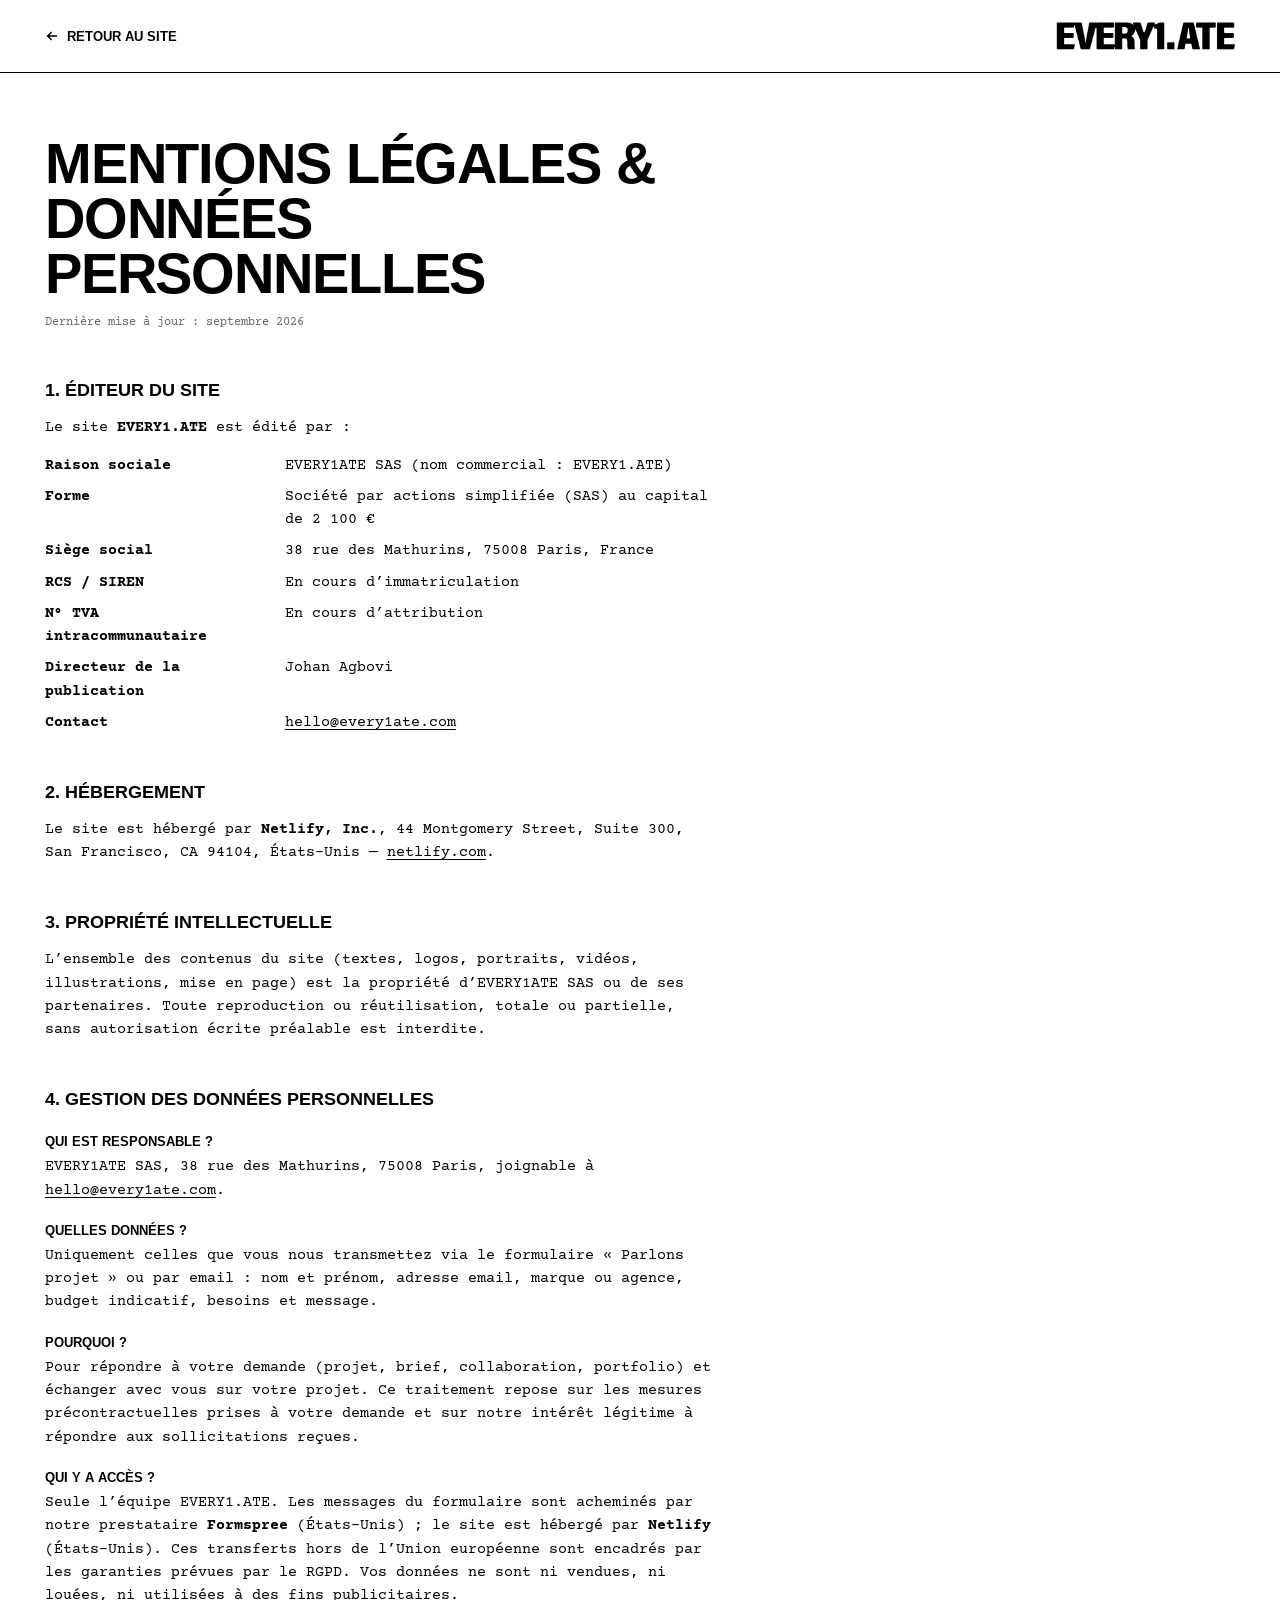
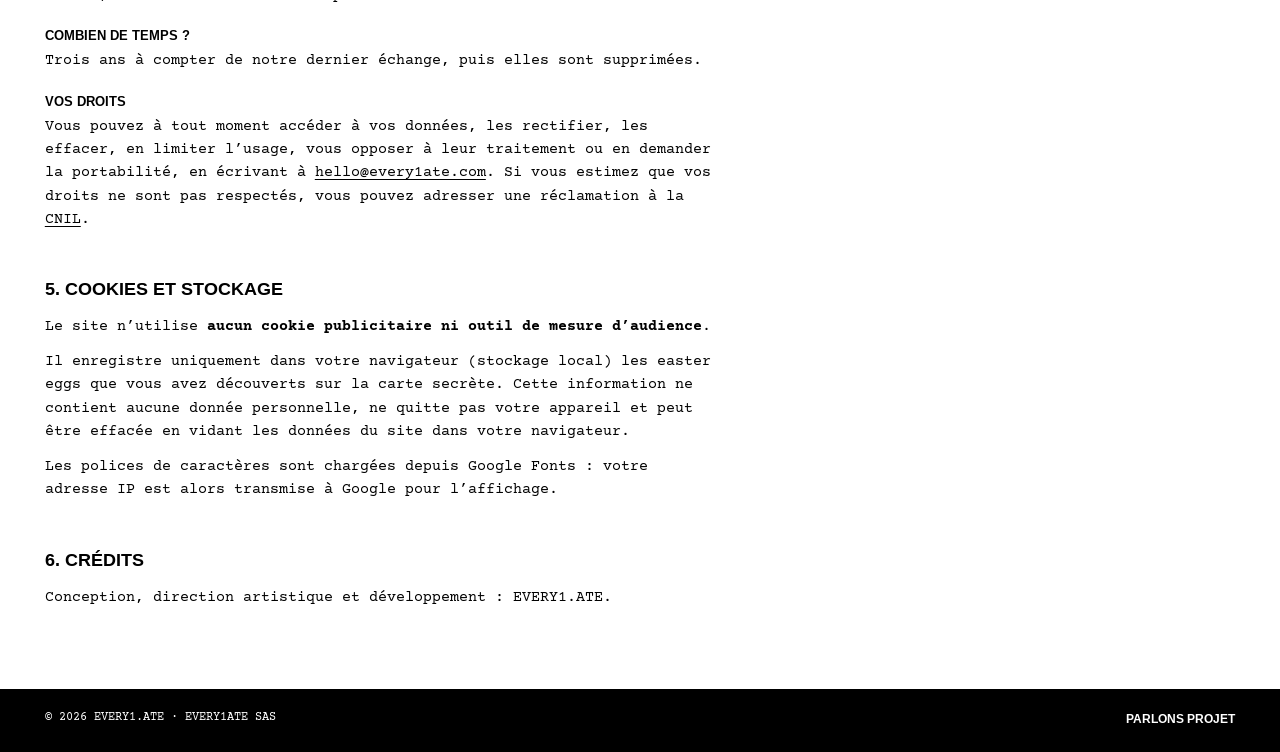
<file: site/mentions-legales.html>
<!DOCTYPE html>
<html lang="fr">
<head>
<meta charset="UTF-8">
<meta name="viewport" content="width=device-width, initial-scale=1.0, viewport-fit=cover">
<title>Mentions légales &amp; données personnelles — EVERY1.ATE</title>
<meta name="description" content="Mentions légales du site EVERY1.ATE (EVERY1ATE SAS) et politique de gestion des données personnelles.">
<meta name="robots" content="noindex, follow">
<link rel="canonical" href="https://every1ate.netlify.app/mentions-legales.html">
<meta name="theme-color" content="#000000">
<link rel="icon" type="image/png" href="assets/web/favicon-64.png">

<link rel="preconnect" href="https://fonts.googleapis.com">
<link rel="preconnect" href="https://fonts.gstatic.com" crossorigin>
<link href="https://fonts.googleapis.com/css2?family=Arimo:wght@400;700&family=Courier+Prime:wght@400;700&display=swap" rel="stylesheet">

<link rel="stylesheet" href="style.css">
</head>
<body class="legal-page">

<header class="legal-head">
  <a class="legal-back" href="./">
    <svg viewBox="0 0 16 16" aria-hidden="true" focusable="false"><path d="M13 8H3M7 4 3 8l4 4" fill="none" stroke="currentColor" stroke-width="1.6" stroke-linecap="square"/></svg>
    Retour au site
  </a>
  <a class="legal-logo" href="./"><img src="assets/web/logo-typo-b.webp" alt="EVERY1.ATE"></a>
</header>

<main class="legal">

  <h1>Mentions légales &amp; données personnelles</h1>
  <p class="legal-updated">Dernière mise à jour : septembre 2026</p>

  <section>
    <h2>1. Éditeur du site</h2>
    <p>Le site <strong>EVERY1.ATE</strong> est édité par :</p>
    <dl>
      <dt>Raison sociale</dt><dd>EVERY1ATE SAS (nom commercial : EVERY1.ATE)</dd>
      <dt>Forme</dt><dd>Société par actions simplifiée (SAS) au capital de 2&nbsp;100&nbsp;€</dd>
      <dt>Siège social</dt><dd>38 rue des Mathurins, 75008 Paris, France</dd>
      <dt>RCS / SIREN</dt><dd>En cours d’immatriculation</dd>
      <dt>N° TVA intracommunautaire</dt><dd>En cours d’attribution</dd>
      <dt>Directeur de la publication</dt><dd>Johan Agbovi</dd>
      <dt>Contact</dt><dd><a href="mailto:hello@every1ate.com">hello@every1ate.com</a></dd>
    </dl>
  </section>

  <section>
    <h2>2. Hébergement</h2>
    <p>Le site est hébergé par <strong>Netlify, Inc.</strong>, 44 Montgomery Street, Suite 300, San Francisco, CA 94104, États-Unis — <a href="https://www.netlify.com" target="_blank" rel="noopener noreferrer">netlify.com</a>.</p>
  </section>

  <section>
    <h2>3. Propriété intellectuelle</h2>
    <p>L’ensemble des contenus du site (textes, logos, portraits, vidéos, illustrations, mise en page) est la propriété d’EVERY1ATE SAS ou de ses partenaires. Toute reproduction ou réutilisation, totale ou partielle, sans autorisation écrite préalable est interdite.</p>
  </section>

  <section>
    <h2>4. Gestion des données personnelles</h2>

    <h3>Qui est responsable ?</h3>
    <p>EVERY1ATE SAS, 38 rue des Mathurins, 75008 Paris, joignable à <a href="mailto:hello@every1ate.com">hello@every1ate.com</a>.</p>

    <h3>Quelles données ?</h3>
    <p>Uniquement celles que vous nous transmettez via le formulaire « Parlons projet » ou par email : nom et prénom, adresse email, marque ou agence, budget indicatif, besoins et message.</p>

    <h3>Pourquoi ?</h3>
    <p>Pour répondre à votre demande (projet, brief, collaboration, portfolio) et échanger avec vous sur votre projet. Ce traitement repose sur les mesures précontractuelles prises à votre demande et sur notre intérêt légitime à répondre aux sollicitations reçues.</p>

    <h3>Qui y a accès ?</h3>
    <p>Seule l’équipe EVERY1.ATE. Les messages du formulaire sont acheminés par notre prestataire <strong>Formspree</strong> (États-Unis) ; le site est hébergé par <strong>Netlify</strong> (États-Unis). Ces transferts hors de l’Union européenne sont encadrés par les garanties prévues par le RGPD. Vos données ne sont ni vendues, ni louées, ni utilisées à des fins publicitaires.</p>

    <h3>Combien de temps ?</h3>
    <p>Trois ans à compter de notre dernier échange, puis elles sont supprimées.</p>

    <h3>Vos droits</h3>
    <p>Vous pouvez à tout moment accéder à vos données, les rectifier, les effacer, en limiter l’usage, vous opposer à leur traitement ou en demander la portabilité, en écrivant à <a href="mailto:hello@every1ate.com">hello@every1ate.com</a>. Si vous estimez que vos droits ne sont pas respectés, vous pouvez adresser une réclamation à la <a href="https://www.cnil.fr" target="_blank" rel="noopener noreferrer">CNIL</a>.</p>
  </section>

  <section>
    <h2>5. Cookies et stockage</h2>
    <p>Le site n’utilise <strong>aucun cookie publicitaire ni outil de mesure d’audience</strong>.</p>
    <p>Il enregistre uniquement dans votre navigateur (stockage local) les easter eggs que vous avez découverts sur la carte secrète. Cette information ne contient aucune donnée personnelle, ne quitte pas votre appareil et peut être effacée en vidant les données du site dans votre navigateur.</p>
    <p>Les polices de caractères sont chargées depuis Google Fonts : votre adresse IP est alors transmise à Google pour l’affichage.</p>
  </section>

  <section>
    <h2>6. Crédits</h2>
    <p>Conception, direction artistique et développement : EVERY1.ATE.</p>
  </section>

</main>

<footer class="legal-foot">
  <p>© 2026 EVERY1.ATE · EVERY1ATE SAS</p>
  <a href="./#contact">Parlons projet</a>
</footer>

</body>
</html>
</file>
<file: site/style.css>
/* =========================================================
   EVERY1.ATE — STYLE
   Desktop = référence (> 480px)
   Mobile  = composition dédiée (<= 480px)
   ---------------------------------------------------------
   0. Base
   1. Hero
   2. Notre approche
   3. Transition EVERY1.ATE
   4. Footer + Marquee
   5. Formulaire
   6. Tablette (481px – 900px)
   7. Mobile (<= 480px)
   ========================================================= */


/* =========================================================
   0. BASE
   ========================================================= */

:root {
  --black: #000;
  --white: #fff;
  --cream: #f2f0ea;

  --font-title: "Arimo", Arial, Helvetica, sans-serif;
  --font-text: "Courier Prime", "Courier New", Courier, monospace;

  --gutter: clamp(20px, 3.5vw, 56px);
  --ease: cubic-bezier(.22, 1, .36, 1);

  /* Durées d'animation : courtes, pour guider sans ralentir */
  --t-fast: 200ms;
  --t-base: 300ms;

  /* Accents : fluo = action / attention · rouge = stylo */
  --fluo: #fff234;

  /* Texture papier (grain + légèrement froissé), générée en SVG : aucun fichier image */
  --paper: url("data:image/svg+xml,%3Csvg%20xmlns%3D'http%3A%2F%2Fwww.w3.org%2F2000%2Fsvg'%20width%3D'700'%20height%3D'700'%3E%3Cfilter%20id%3D'c'%20x%3D'0'%20y%3D'0'%20width%3D'100%25'%20height%3D'100%25'%20color-interpolation-filters%3D'sRGB'%3E%3CfeTurbulence%20type%3D'fractalNoise'%20baseFrequency%3D'.006'%20numOctaves%3D'5'%20seed%3D'11'%20stitchTiles%3D'stitch'%20result%3D't'%2F%3E%3CfeDiffuseLighting%20in%3D't'%20lighting-color%3D'%23fff'%20surfaceScale%3D'60'%3E%3CfeDistantLight%20azimuth%3D'225'%20elevation%3D'55'%2F%3E%3C%2FfeDiffuseLighting%3E%3CfeComponentTransfer%3E%3CfeFuncR%20type%3D'linear'%20slope%3D'0.1'%20intercept%3D'0.89'%2F%3E%3CfeFuncG%20type%3D'linear'%20slope%3D'0.1'%20intercept%3D'0.89'%2F%3E%3CfeFuncB%20type%3D'linear'%20slope%3D'0.1'%20intercept%3D'0.878'%2F%3E%3C%2FfeComponentTransfer%3E%3C%2Ffilter%3E%3Cfilter%20id%3D'g'%20x%3D'0'%20y%3D'0'%20width%3D'100%25'%20height%3D'100%25'%20color-interpolation-filters%3D'sRGB'%3E%3CfeTurbulence%20type%3D'fractalNoise'%20baseFrequency%3D'.8'%20numOctaves%3D'2'%20seed%3D'3'%20stitchTiles%3D'stitch'%2F%3E%3CfeColorMatrix%20values%3D'0%200%200%200%200%20%200%200%200%200%200%20%200%200%200%200%200%20%20-1%200%200%200%20.6'%2F%3E%3C%2Ffilter%3E%3Crect%20width%3D'700'%20height%3D'700'%20filter%3D'url(%23c)'%2F%3E%3Crect%20width%3D'700'%20height%3D'700'%20filter%3D'url(%23g)'%20opacity%3D'0.14'%2F%3E%3C%2Fsvg%3E") 0 0 / 700px 700px;
  --paper-color: #f4f3ef;
  --pen: #e1261c;
  --mark: var(--fluo);
  --font-hand: "Caveat", "Comic Sans MS", cursive;
}

*,
*::before,
*::after {
  box-sizing: border-box;
}

html {
  -webkit-text-size-adjust: 100%;
  text-size-adjust: 100%;
}

body {
  margin: 0;
  background: var(--white);
  color: var(--black);
  font-family: var(--font-text);
  -webkit-font-smoothing: antialiased;
  /* "clip" coupe le débordement horizontal SANS casser position: sticky */
  overflow-x: clip;
}

img,
video {
  display: block;
  max-width: 100%;
}

h1, h2, h3, p, ul {
  margin: 0;
  padding: 0;
  font-weight: inherit;
  font-size: inherit;
}

ul {
  list-style: none;
}

a {
  color: inherit;
  text-decoration: none;
}

button {
  font: inherit;
  color: inherit;
  background: none;
  border: 0;
  padding: 0;
  cursor: pointer;
}

:focus-visible {
  outline: 1px solid currentColor;
  outline-offset: 4px;
}

/* Texte lu par Google et les lecteurs d'écran, invisible à l'œil */
.sr-only {
  position: absolute;
  width: 1px;
  height: 1px;
  margin: -1px;
  padding: 0;
  overflow: hidden;
  clip: rect(0 0 0 0);
  white-space: nowrap;
  border: 0;
}

body.e1-form-open {
  overflow: hidden;
}

/* Flèche vectorielle (remplace le caractère ↗, affiché en emoji sur iPhone) */
.i-arrow {
  display: inline-block;
  width: .72em;
  height: .72em;
  margin-left: .28em;
  vertical-align: .02em;
  transition: transform var(--t-fast) var(--ease);
}

/* --- Indicateur de défilement --- */
.scroll-progress {
  position: fixed;
  top: 0;
  left: 0;
  z-index: 900;
  width: 100%;
  height: 3px;
  background: #fff234;
  mix-blend-mode: normal;
  transform: scaleX(0);
  transform-origin: 0 50%;
  pointer-events: none;
}

/* --- Apparition au scroll (une seule fois, discrète) --- */
@media (prefers-reduced-motion: no-preference) {
  .js [data-reveal] {
    opacity: 0;
    transform: translateY(14px);
    transition: opacity var(--t-base) ease, transform var(--t-base) var(--ease);
  }
  .js [data-reveal].is-in {
    opacity: 1;
    transform: none;
  }
}


/* =========================================================
   1. HERO
   ========================================================= */

.hero {
  position: relative;
  height: 100vh;
  height: 100svh;
  background: var(--black);
  color: var(--white);
}

.hero-stage {
  position: sticky;
  top: 0;
  height: 100vh;
  height: 100svh;
  overflow: hidden;
}

.hero-video::-webkit-media-controls,
.hero-video::-webkit-media-controls-start-playback-button,
.hero-video::-webkit-media-controls-overlay-play-button {
  display: none !important;
  -webkit-appearance: none;
}

.hero-video {
  position: absolute;
  inset: 0;
  width: 100%;
  height: 100%;
  object-fit: cover;
  pointer-events: none;
}

/* --- Effet négatif ---
   Logos, textes et CTA s'inversent selon la vidéo derrière eux.
   Appliqué aux CONTENEURS : un enfant d'un bloc avec z-index
   serait isolé de la vidéo et l'effet ne fonctionnerait pas. */

.hero-top,
.hero-logo,
.hero-say,
.m-icon,
.m-typo {
  mix-blend-mode: difference;
}

/* --- Top bar --- */

.hero-top {
  position: absolute;
  top: 0;
  left: 0;
  right: 0;
  z-index: 3;
  display: flex;
  justify-content: space-between;
  align-items: flex-start;
  padding: clamp(18px, 2.2vw, 36px) var(--gutter) 0;
  font-family: var(--font-text);
  font-size: clamp(12px, 1vw, 16px);
  line-height: 1.3;
  text-transform: uppercase;
}

.hero-open {
  font-weight: 700;
  white-space: nowrap;
}

.hero-clock {
  padding-top: .7em;
  letter-spacing: .04em;
  white-space: pre;
}

/* --- Logo desktop --- */

.hero-logo {
  display: block;
  position: absolute;
  top: 50%;
  left: 50%;
  z-index: 2;
  width: clamp(150px, 12vw, 230px);
  transform: translate(-50%, -50%);
  text-align: center;
}

.hero-logo img {
  width: 100%;
  height: auto;
}

.hero-tagline {
  margin-top: .8em;
  font-family: var(--font-text);
  font-size: clamp(8px, .62vw, 11px);
  letter-spacing: .02em;
  white-space: nowrap;
}

/* --- Éléments mobiles : cachés sur desktop --- */

.m-icon,
.m-typo,
.m-bar {
  display: none;
}

/* --- Bas du hero --- */

/* Texte (en négatif sur la vidéo) et CTA : deux blocs indépendants,
   sans conteneur commun, pour que l'effet négatif marche partout */
.hero-say {
  position: absolute;
  left: var(--gutter);
  bottom: clamp(50px, 4vw, 70px);
  max-width: 56vw;
}

.hero-kicker {
  margin-bottom: 14px;
  font-family: var(--font-text);
  font-size: clamp(11px, .9vw, 14px);
  font-weight: 700;
  text-transform: uppercase;
}

.hero-statement {
  font-family: var(--font-title);
  font-size: clamp(20px, 2.05vw, 34px);
  font-weight: 700;
  line-height: 1.08;
  letter-spacing: -.01em;
  text-transform: uppercase;
}

/* CTA principal : bouton blanc, texte noir gras, aucun arrondi.
   Survol : il passe en négatif (fond transparent, contour et texte blancs).
   Au scroll, il se détache et devient le CTA flottant (voir JS). */
.hero-cta {
  position: absolute;
  right: var(--gutter);
  bottom: clamp(50px, 4vw, 70px);
  display: inline-flex;
  align-items: center;
  padding: .55em .8em .5em;
  border: 1px solid var(--white);
  border-radius: 0;
  background: var(--white);
  color: var(--black);
  font-family: var(--font-title);
  font-size: clamp(17px, 1.6vw, 26px);
  font-weight: 700;
  line-height: 1;
  text-transform: uppercase;
  white-space: nowrap;
}

.hero-cta:hover {
  background: transparent;
  color: var(--white);
}

/* Le bouton du hero s'efface quand sa version flottante prend le relais */
.hero-cta.is-detached {
  visibility: hidden;
}

.hero-cta:hover .i-arrow,
#e1-submit:hover .i-arrow {
  transform: translate(2px, -2px);
}

/* Retour visuel à l'appui (mobile compris) */
.hero-cta:active,
#e1-submit:active,
.e1-service:active span {
  transform: scale(.97);
}

.hero-cta,
#e1-submit {
  transition: background var(--t-fast) ease, color var(--t-fast) ease,
              transform 120ms ease, opacity var(--t-fast) ease;
}


/* =========================================================
   2. NOTRE APPROCHE
   ========================================================= */

.details {
  display: grid;
  grid-template-columns: minmax(0, 27fr) minmax(0, 21fr) minmax(0, 53fr);
  column-gap: clamp(40px, 6.3vw, 110px);
  padding: clamp(50px, 3.6vw, 64px) var(--gutter) clamp(70px, 6vw, 110px);
}

.col-title {
  margin-bottom: 1.1em;
  font-family: var(--font-title);
  font-size: clamp(19px, 1.65vw, 28px);
  font-weight: 700;
  line-height: 1;
  letter-spacing: -.01em;
  text-transform: uppercase;
}

.approche-text {
  font-size: clamp(13px, 1.02vw, 17px);
  line-height: 1.28;
}

.approche-text + .approche-text,
.note + .approche-text {
  margin-top: 1.28em;
}

/* --- Stylo rouge : entourer / souligner (tracé qui se dessine) --- */
.pen {
  position: relative;
  white-space: nowrap;
}

.pen-svg {
  position: absolute;
  left: -.35em;
  right: -.35em;
  top: -.32em;
  bottom: -.3em;
  width: calc(100% + .7em);
  height: calc(100% + .62em);
  overflow: visible;
  pointer-events: none;
}

.pen-svg-under {
  top: auto;
  bottom: -.38em;
  left: -.1em;
  width: calc(100% + .2em);
  height: .5em;
}

.pen-svg path,
.note-arrow path {
  fill: none;
  stroke: var(--pen);
  stroke-width: 1.8px;
  stroke-linecap: round;
  stroke-linejoin: round;
  vector-effect: non-scaling-stroke;
}

/* --- Annotations manuscrites --- */
.note {
  margin-top: .35em;
  padding-right: 4%;
  text-align: right;
  font-family: var(--font-hand);
  font-size: clamp(19px, 1.45vw, 24px);
  font-weight: 700;
  line-height: 1;
  color: var(--pen);
  transform: rotate(-3deg);
  transform-origin: 100% 50%;
}

.note-method {
  margin-top: 1.6em;
  line-height: 1.05;
}

.note-left {
  padding: 0 0 0 8%;
  text-align: left;
  transform: rotate(2deg);
  transform-origin: 0 50%;
}

.note-arrow {
  display: inline-block;
  width: 1.5em;
  height: 1.1em;
  margin-right: .2em;
  vertical-align: .05em;
  overflow: visible;
}

.note-inline {
  display: inline-block;
  margin-left: .5em;
  font-family: var(--font-hand);
  font-size: .9em;
  font-weight: 700;
  letter-spacing: 0;
  text-transform: none;
  color: var(--pen);
  transform: rotate(-4deg) translateY(-.1em);
}

@media (prefers-reduced-motion: no-preference) {
  .js .pen-svg path,
  .js [data-mark] .note-arrow path,
  .js .note .note-arrow path {
    stroke-dasharray: 1;
    stroke-dashoffset: 1;
    transition: stroke-dashoffset 650ms var(--ease) 700ms;
  }
  .js .is-in .pen-svg path,
  .js .note.is-in .note-arrow path {
    stroke-dashoffset: 0;
  }
  .js .note[data-mark] {
    opacity: 0;
    transition: opacity var(--t-base) ease 450ms;
  }
  .js .note[data-mark].is-in {
    opacity: 1;
  }
}

.approche-text b {
  font-weight: 700;
}

/* --- Surlignage : un "feutre" passe sur les mots clés ---
   Un fond de couleur dont la largeur passe de 0 % à 100 %.
   Sur plusieurs lignes, le trait avance ligne après ligne. */
.approche-text b {
  padding: 0 .12em;
  margin: 0 -.12em;
  background-image: linear-gradient(var(--mark), var(--mark));
  background-repeat: no-repeat;
  background-position: 0 0;
  background-size: 100% 100%;
}

@media (prefers-reduced-motion: no-preference) {
  .js .approche-text b {
    background-size: 0% 100%;
    transition: background-size 550ms var(--ease);
  }
  .js .approche-text.is-in b {
    background-size: 100% 100%;
  }
  .js .approche-text.is-in b:nth-of-type(2) {
    transition-delay: 350ms;
  }
}

.expertises {
  font-size: clamp(14px, 1.2vw, 20px);
  line-height: 1.3;
  text-transform: uppercase;
}

.expertises li + li {
  margin-top: .55em;
}

/* --- Expertises : survol (desktop) ou toucher (mobile) = détail + exemple --- */
.xp-toggle {
  display: flex;
  justify-content: space-between;
  align-items: flex-start;
  gap: 12px;
  width: 100%;
  padding: .4em 0;
  text-align: left;
  font: inherit;
  line-height: 1.3;
  text-transform: uppercase;
}

.xp-title {
  transition: transform var(--t-fast) var(--ease);
}

/* "+" qui devient "×" */
.xp-plus {
  position: relative;
  flex-shrink: 0;
  width: .7em;
  height: .7em;
  margin-top: .3em;
  transition: transform var(--t-base) var(--ease);
}

.xp-plus::before,
.xp-plus::after {
  content: "";
  position: absolute;
  left: 0;
  right: 0;
  top: 50%;
  height: 1.5px;
  margin-top: -.75px;
  background: currentColor;
}

.xp-plus::after {
  transform: rotate(90deg);
}

.xp.is-open .xp-plus {
  transform: rotate(45deg);
}

.xp.is-open .xp-title,
.xp-toggle:hover .xp-title {
  transform: translateX(6px);
}

/* Ouverture fluide : la ligne de grille passe de 0 à sa hauteur */
.xp-panel {
  display: grid;
  grid-template-rows: 0fr;
  transition: grid-template-rows var(--t-base) var(--ease);
}

.xp.is-open .xp-panel {
  grid-template-rows: 1fr;
}

.xp-inner {
  min-height: 0;
  overflow: hidden;
  font-size: .78em;
  line-height: 1.4;
  text-transform: none;
}

.xp-desc {
  padding-top: .3em;
}

.xp-example {
  margin-top: .8em;
  padding-left: .9em;
  border-left: 2px solid var(--pen);
}

.xp-label {
  font-family: var(--font-hand);
  font-size: 1.35em;
  font-weight: 700;
  color: var(--pen);
}

.xp-cta {
  display: inline-flex;
  align-items: center;
  margin: .9em 0 .8em;
  padding: .45em .7em .4em;
  background: var(--black);
  color: var(--white);
  font-family: var(--font-title);
  font-size: .95em;
  font-weight: 700;
  text-transform: uppercase;
  transition: background var(--t-fast) ease, transform 120ms ease;
}

.xp-cta:hover .i-arrow {
  transform: translate(2px, -2px);
}

.xp-cta:active {
  transform: scale(.97);
}

/* --- Logos : un peu de vie au survol --- */
@media (prefers-reduced-motion: no-preference) {
  .hero-logo:hover img {
    animation: e1-wobble 600ms ease-in-out;
  }

  .m-icon.is-tossed {
    animation: e1-toss 700ms var(--ease);
  }
}

/* la pile d'assiettes vacille */
@keyframes e1-wobble {
  0%, 100% { transform: rotate(0); }
  20%      { transform: rotate(-4deg); }
  45%      { transform: rotate(3deg); }
  70%      { transform: rotate(-1.5deg); }
}

/* le logo s'écrase et rebondit, posé sur le noir */
@keyframes e1-jelly {
  0%, 100% { transform: scale(1, 1); }
  25%      { transform: scale(1.02, .86); }
  50%      { transform: scale(.99, 1.06); }
  75%      { transform: scale(1.005, .98); }
}

/* coup de poêle : l'icône saute et fait un tour */
@keyframes e1-toss {
  0%   { rotate: 0deg;   translate: 0 0; }
  45%  { rotate: 200deg; translate: 0 -40px; }
  100% { rotate: 360deg; translate: 0 0; }
}

/* --- Brigade --- */

.col-brigade .col-title {
  /* aligne visuellement le titre avec les portraits */
  margin-bottom: .55em;
}

.brigade {
  display: grid;
  grid-template-columns: repeat(3, minmax(0, 1fr));
  column-gap: 4px;
  margin-left: -10px;
}

.member-photo {
  display: block;
  overflow: hidden;
  aspect-ratio: 225 / 295;
  background: var(--white);
}

/* --- Visage : calque aux proportions exactes du portrait,
   centré et rogné comme un "object-fit: cover" → les yeux et la
   bouche restent alignés à toutes les tailles d'écran. --- */
.face {
  position: absolute;
  top: 0;
  left: 50%;
  height: 100%;
  aspect-ratio: var(--ar);
  transform: translateX(-50%);
  transition: transform var(--t-base) var(--ease);
}

.face img {
  width: 100%;
  height: 100%;
}

.member-photo {
  position: relative;
}

.member-photo {
  background: transparent;
}

.face {
  mix-blend-mode: multiply;
}

.member-photo:hover .face {
  transform: translateX(-50%) scale(1.035);
}

/* Fenêtre ovale à bords doux posée sur l'œil / la bouche.
   --x --y : centre (en % du portrait) · --w --h : taille (en %) */
.eye,
.mouth {
  position: absolute;
  left: calc((var(--x) - var(--w) / 2) * 1%);
  top: calc((var(--y) - var(--h) / 2) * 1%);
  width: calc(var(--w) * 1%);
  height: calc(var(--h) * 1%);
  overflow: hidden;
  pointer-events: none;
  -webkit-mask-image: radial-gradient(closest-side, #000 68%, transparent);
  mask-image: radial-gradient(closest-side, #000 68%, transparent);
}

/* Copie du portrait, alignée pile sous la fenêtre */
.eye > span,
.mouth > span {
  position: absolute;
  left: calc((var(--w) / 2 - var(--x)) * 100% / var(--w));
  top: calc((var(--h) / 2 - var(--y)) * 100% / var(--h));
  width: calc(10000% / var(--w));
  height: calc(10000% / var(--h));
  background: var(--src) 0 0 / 100% 100% no-repeat;
}

/* Pupilles : la copie glisse de quelques pixels (--px, --py) */
.eye > span {
  transform: translate(var(--px, 0px), var(--py, 0px));
  transition: transform 140ms ease-out;
}

/* Paupière : descend puis remonte */
.eye::after {
  content: "";
  position: absolute;
  top: 0;
  left: 0;
  right: 0;
  height: 62%;
  /* peau blanche + trait de cils noir, au milieu de l'œil une fois fermé */
  background: linear-gradient(var(--white) 0 76%, var(--black) 76% 100%);
  transform: scaleY(0);
  transform-origin: 50% 0;
}

.face.is-blinking .eye::after {
  animation: e1-blink 240ms ease-in-out;
}

@keyframes e1-blink {
  0%, 100% { transform: scaleY(0); }
  40%, 60% { transform: scaleY(1); }
}

/* Bouche : s'étire et se referme, comme une phrase */
.mouth > span {
  transform-origin: calc(var(--x) * 1%) calc(var(--y) * 1%);
}

.face.is-talking .mouth > span {
  animation: e1-talk 560ms ease-in-out;
}

@keyframes e1-talk {
  0%, 100% { transform: scaleY(1); }
  20%      { transform: scaleY(1.38); }
  40%      { transform: scaleY(.9); }
  62%      { transform: scaleY(1.26); }
  82%      { transform: scaleY(.97); }
}

@media (prefers-reduced-motion: reduce) {
  .eye,
  .mouth {
    display: none;
  }
}

.member-name,
.member-aka,
.member-role {
  padding-left: 10px;
  text-transform: uppercase;
}

.member-name {
  margin-top: .7em;
  font-size: clamp(14px, 1.15vw, 19px);
  font-weight: 700;
}

.member-aka {
  margin-top: 1.4em;
  font-size: clamp(11px, .88vw, 14px);
}

.member-role {
  margin-top: 1.2em;
  font-size: clamp(13px, 1.15vw, 19px);
  line-height: 1.3;
}


/* =========================================================
   3. FOOTER — carte finale : logo · CTA · infos · marquee
   ========================================================= */

.footer {
  background: var(--black);
  color: var(--white);
}

/* --- Logo typographique, affiché tel quel (entier, sur papier) --- */
.logo-transition {
  padding: clamp(28px, 4vw, 64px) var(--gutter) clamp(20px, 2.6vw, 44px);
  background: var(--white);
  line-height: 0;
}

.logo-transition img {
  width: 100%;
  height: auto;
}

/* --- Bloc CTA --- */
.footer-cta {
  padding: clamp(48px, 6vw, 110px) var(--gutter) clamp(40px, 5vw, 80px);
}


.footer-title {
  display: block;
  text-align: left;
  font-family: var(--font-title);
  font-size: clamp(44px, 7.4vw, 132px);
  font-weight: 700;
  line-height: .92;
  letter-spacing: -.035em;
  text-transform: uppercase;
  transition: color var(--t-fast) ease;
}

.footer-title .i-arrow {
  width: .62em;
  height: .62em;
  margin-left: .12em;
  vertical-align: .04em;
}

.footer-title:hover {
  color: var(--fluo);
}

.footer-title:hover .i-arrow {
  transform: translate(6px, -6px);
}

.footer-mail {
  margin-top: clamp(26px, 2.8vw, 44px);
  display: flex;
  align-items: baseline;
  gap: 14px;
  font-family: var(--font-text);
  font-size: clamp(16px, 1.3vw, 21px);
  font-weight: 700;
}

.footer-mail a {
  transition: color var(--t-fast) ease;
}

.footer-mail a:hover {
  color: var(--fluo);
}

.copy-mail {
  padding: 3px 7px 2px;
  border: 1px solid rgba(255, 255, 255, .45);
  font-family: var(--font-title);
  font-size: 10px;
  font-weight: 400;
  letter-spacing: .04em;
  text-transform: uppercase;
  transition: background var(--t-fast) ease, color var(--t-fast) ease, border-color var(--t-fast) ease;
}

.copy-mail:hover,
.copy-mail.is-done {
  background: var(--fluo);
  border-color: var(--fluo);
  color: var(--black);
}


/* --- Infos --- */
.footer-main {
  display: flex;
  justify-content: space-between;
  align-items: baseline;
  flex-wrap: wrap;
  gap: 16px 40px;
  padding: 22px var(--gutter);
  border-top: 1px solid rgba(255, 255, 255, .18);
  font-family: var(--font-text);
  font-size: clamp(12px, .95vw, 15px);
  text-transform: uppercase;
}

.footer-links {
  display: flex;
  flex-wrap: wrap;
  gap: 10px 28px;
}

.footer-links a {
  transition: color var(--t-fast) ease;
}

.footer-links a:hover {
  color: var(--fluo);
}

.footer-meta {
  display: flex;
  gap: 28px;
  font-family: var(--font-text);
  font-size: .9em;
}

#footer-paris-clock {
  white-space: pre;
}

/* --- Marquee --- */

.e1-marquee {
  width: 100%;
  overflow: hidden;
  background: var(--black);
  padding: 14px 0 24px;
}

.e1-marquee-track {
  display: flex;
  width: max-content;
  animation: e1-scroll 75s linear infinite;
  will-change: transform;
}

.e1-marquee-group {
  display: flex;
  flex-shrink: 0;
  align-items: center;
}

.e1-marquee-text {
  display: block;
  flex-shrink: 0;
  font-family: var(--font-title);
  font-size: clamp(20px, 2.4vw, 40px);
  font-weight: 700;
  line-height: .95;
  color: var(--cream);
  white-space: nowrap;
  padding-right: 18vw;
}

@keyframes e1-scroll {
  from { transform: translateX(0); }
  to   { transform: translateX(-50%); }
}


/* =========================================================
   5. FORMULAIRE
   ========================================================= */

#e1-project-overlay {
  position: fixed;
  inset: 0;
  z-index: 1000;
  visibility: hidden;
  opacity: 0;
  pointer-events: none;
  transition: opacity 180ms ease, visibility 180ms ease;
}

#e1-project-overlay.is-open {
  visibility: visible;
  opacity: 1;
  pointer-events: auto;
}

.e1-project-backdrop {
  position: absolute;
  inset: 0;
  background: rgba(0, 0, 0, .08);
}

.e1-project-panel {
  position: absolute;
  top: 0;
  right: 0;
  width: min(100%, clamp(580px, 40vw, 760px));
  height: 100vh;
  height: 100dvh;
  padding: 22px 34px;
  background: var(--paper-color) var(--paper);
  color: var(--black);
  overflow-y: auto;
  overscroll-behavior: contain;
  transform: translateX(100%);
  transition: transform 380ms var(--ease);
  box-shadow: -15px 0 40px rgba(0, 0, 0, .10);
}

#e1-project-overlay.is-open .e1-project-panel {
  transform: translateX(0);
}

.e1-form-top {
  display: flex;
  justify-content: space-between;
  align-items: flex-start;
  margin-bottom: 20px;
}

.e1-form-kicker {
  font-family: var(--font-text);
  font-size: 11px;
  font-weight: 700;
  text-transform: uppercase;
}

.e1-form-close {
  font-family: var(--font-title);
  font-size: 14px;
  transition: opacity 180ms ease;
}

.e1-form-close:hover {
  opacity: .6;
}

.e1-form-title {
  margin: 0 0 12px;
  font-family: var(--font-title);
  font-size: clamp(46px, 3.8vw, 68px);
  font-weight: 700;
  line-height: .88;
  letter-spacing: -.045em;
  text-transform: uppercase;
}

.e1-form-intro {
  max-width: 500px;
  margin: 0 0 22px;
  font-family: var(--font-text);
  font-size: 12px;
  line-height: 1.3;
}

.e1-form-alt {
  margin: -12px 0 22px;
  font-family: var(--font-text);
  font-size: 12px;
}

.e1-form-alt a {
  text-decoration: underline;
  text-underline-offset: 3px;
}

.e1-form-grid {
  display: grid;
  grid-template-columns: minmax(0, 1fr) minmax(0, 1fr);
  column-gap: 28px;
  row-gap: 14px;
}

.e1-field {
  min-width: 0;
}

.e1-full {
  grid-column: 1 / -1;
}

.e1-field label,
.e1-services-label {
  display: block;
  margin-bottom: 5px;
  font-family: var(--font-title);
  font-size: 10px;
  line-height: 1;
  text-transform: uppercase;
}

.e1-field input,
.e1-field textarea,
.e1-field select {
  display: block;
  width: 100%;
  padding: 4px 0 7px;
  border: 0;
  border-bottom: 1px solid var(--black);
  border-radius: 0;
  outline: 0;
  background: transparent;
  color: var(--black);
  font-family: var(--font-text);
  font-size: 16px; /* 16px évite le zoom auto sur iPhone */
  appearance: none;
  -webkit-appearance: none;
}

.e1-field input:focus,
.e1-field textarea:focus,
.e1-field select:focus {
  border-bottom-width: 2px;
}

.e1-field textarea {
  height: 64px;
  resize: none;
}

.e1-select {
  position: relative;
}

.e1-select::after {
  content: "";
  position: absolute;
  right: 4px;
  bottom: 14px;
  width: 6px;
  height: 6px;
  border-right: 1.5px solid currentColor;
  border-bottom: 1.5px solid currentColor;
  transform: rotate(45deg);
  pointer-events: none;
}

/* --- Validation instantanée --- */
.e1-field input,
.e1-field textarea,
.e1-field select {
  transition: border-color var(--t-fast) ease;
}

.e1-field label {
  position: relative;
}

/* Coche dessinée en CSS (pas d'emoji) */
.e1-field.is-valid label::after {
  content: "";
  display: inline-block;
  width: 4px;
  height: 8px;
  margin-left: 8px;
  border-right: 1.5px solid currentColor;
  border-bottom: 1.5px solid currentColor;
  transform: rotate(45deg) translateY(-2px);
  animation: e1-check var(--t-fast) var(--ease) both;
}

@keyframes e1-check {
  from { opacity: 0; transform: rotate(45deg) translateY(-2px) scale(.4); }
  to   { opacity: 1; transform: rotate(45deg) translateY(-2px) scale(1); }
}

.e1-field.is-invalid input,
.e1-field.is-invalid textarea,
.e1-field.is-invalid select {
  border-bottom-style: dashed;
}

.e1-field-error {
  display: block;
  margin-top: 5px;
  font-family: var(--font-text);
  font-size: 10px;
  opacity: 0;
  transform: translateY(-3px);
  transition: opacity var(--t-fast) ease, transform var(--t-fast) ease;
}

.e1-field.is-invalid .e1-field-error {
  opacity: 1;
  transform: none;
}

.e1-services-header {
  display: flex;
  align-items: baseline;
  flex-wrap: wrap;
  gap: 8px;
  margin-bottom: 8px;
}

.e1-services-label {
  margin-bottom: 0;
}

.e1-services-help {
  font-family: var(--font-text);
  font-size: 9px;
  opacity: .5;
}

.e1-services {
  display: flex;
  flex-wrap: wrap;
  gap: 6px;
}

.e1-service {
  position: relative;
  cursor: pointer;
}

.e1-service input {
  position: absolute;
  opacity: 0;
  pointer-events: none;
}

.e1-service span {
  display: inline-block;
  transition: background var(--t-fast) ease, color var(--t-fast) ease, transform 120ms ease;
  padding: 6px 9px;
  border: 1px solid var(--black);
  background: var(--white);
  color: var(--black);
  font-family: var(--font-title);
  font-size: 9px;
  line-height: 1;
  text-transform: uppercase;
}

.e1-service input:checked + span {
  background: var(--black);
  color: var(--white);
}

.e1-service input:focus-visible + span {
  outline: 1px solid var(--black);
  outline-offset: 2px;
}

#e1-services-error,
#e1-form-error {
  display: none;
  margin-top: 7px;
  font-family: var(--font-text);
  font-size: 10px;
}

#e1-services-error.is-visible,
#e1-form-error.is-visible {
  display: block;
}

#e1-submit {
  display: inline-flex;
  align-items: baseline;
  margin-top: 18px;
  font-family: var(--font-title);
  font-size: clamp(27px, 2.2vw, 38px);
  text-decoration: underline;
  text-decoration-thickness: 1px;
  text-underline-offset: 6px;
  text-transform: uppercase;
}

#e1-submit:hover {
  opacity: .75;
}

/* Chargement : points animés, sans emoji */
#e1-submit.is-loading .i-arrow {
  display: none;
}

#e1-submit.is-loading .e1-submit-label::after {
  content: "...";
  display: inline-block;
  width: 0;
  overflow: hidden;
  vertical-align: bottom;
  animation: e1-dots 900ms steps(4) infinite;
}

@keyframes e1-dots {
  to { width: 1.1em; }
}

#e1-submit:disabled {
  opacity: .4;
}

.e1-form-privacy {
  max-width: 430px;
  margin-top: 10px;
  font-family: var(--font-text);
  font-size: 9px;
  line-height: 1.25;
  opacity: .5;
}

.e1-success {
  position: absolute;
  inset: 0;
  z-index: 20;
  display: flex;
  flex-direction: column;
  padding: 22px 34px 32px;
  background: var(--black);
  color: var(--white);
  transform: translateX(100%);
  pointer-events: none;
  transition: transform 400ms var(--ease);
}

.e1-project-panel.is-success {
  overflow: hidden;
}

.e1-project-panel.is-success .e1-success {
  transform: translateX(0);
  pointer-events: auto;
}

.e1-success-top {
  display: flex;
  justify-content: flex-end;
}

.e1-success-content {
  max-width: 580px;
  margin: auto 0;
}

.e1-success-thanks {
  margin: 0 0 42px;
  font-family: var(--font-title);
  font-size: clamp(72px, 7vw, 120px);
  font-weight: 400;
  line-height: .8;
  letter-spacing: -.055em;
}

.e1-success-title {
  margin-bottom: 28px;
  font-family: var(--font-title);
  font-size: clamp(26px, 2.8vw, 46px);
  line-height: .95;
  letter-spacing: -.035em;
}

.e1-success-copy {
  max-width: 510px;
  font-family: var(--font-text);
  font-size: 14px;
  line-height: 1.35;
}

.e1-success-delay {
  margin-top: 22px;
  font-family: var(--font-text);
  font-size: 12px;
  opacity: .6;
}


/* =========================================================
   6. TABLETTE (481px – 900px)
   Les 3 colonnes deviennent 2 + la brigade en pleine largeur.
   ========================================================= */

@media (min-width: 481px) and (max-width: 900px) {

  .details {
    grid-template-columns: minmax(0, 1fr) minmax(0, 1fr);
    row-gap: 64px;
  }

  .col-brigade {
    grid-column: 1 / -1;
  }

  .approche-text { font-size: 14px; }
  .expertises    { font-size: 15px; }
  .member-name,
  .member-role   { font-size: 15px; }
  .member-aka    { font-size: 12px; }

  .hero-say { max-width: 60vw; }

}

/* =========================================================
   BRIGADE EN LIGNES (≤ 900px)
   1 profil = 1 ligne : portrait à gauche, texte à droite.
   ========================================================= */

@media (max-width: 900px) {

  .brigade {
    display: block;
    margin-left: 0;
  }

  .member {
    display: grid;
    grid-template-columns: minmax(0, 40%) minmax(0, 1fr);
    grid-template-rows: auto auto 1fr;
    column-gap: clamp(16px, 4vw, 32px);
    align-items: start;
    padding: 14px 0;
  }

  .member-photo {
    grid-row: 1 / -1;
    width: 100%;
  }

  .member-name,
  .member-aka,
  .member-role {
    grid-column: 2;
    padding-left: 0;
  }

  .member-name { margin-top: 0; }
}


/* =========================================================
   7. MOBILE (<= 480px)
   ========================================================= */

@media (max-width: 480px) {

  :root {
    --gutter: 20px;
    --bar-h: 56px;
  }

  /* ---------- HERO ---------- */

  /* La section est plus haute que l'écran : la scène reste
     "collée" en haut le temps de l'animation, puis repart
     naturellement avec le scroll. Aucun blocage. */
  .hero {
    height: 175vh;
    height: 175svh;
  }

  .hero-logo {
    display: none;
  }

  .hero-top {
    padding-top: 18px;
    font-size: 11px;
  }

  .hero-clock {
    padding-top: 0;
  }

  /* Icône : position de départ (au-dessus de la typo) */
  .m-icon {
    display: block;
    position: absolute;
    top: 0;
    left: 50%;
    z-index: 5;
    width: 40vw;
    max-width: 190px;
    height: auto;
    transform-origin: 50% 0;
    transform: translate(-50%, calc(50svh - 100% - 24px));
    will-change: transform;
  }

  /* Logo typographique + tagline */
  .m-typo {
    display: block;
    position: absolute;
    top: 50%;
    left: 50%;
    z-index: 2;
    width: 74vw;
    max-width: 340px;
    transform: translateX(-50%);
    text-align: center;
  }

  .m-typo img {
    width: 100%;
    height: auto;
  }

  .m-typo .hero-tagline {
    font-size: 10px;
  }

  /* Mini-barre noire de transition */
  .m-bar {
    display: flex;
    justify-content: space-between;
    align-items: center;
    position: absolute;
    top: 0;
    left: 0;
    right: 0;
    z-index: 4;
    height: var(--bar-h);
    padding: 0 var(--gutter);
    background: var(--black);
    transform: translateY(-100%);
    will-change: transform;
  }

  .m-bar-open {
    font-family: var(--font-text);
    font-size: 10px;
    font-weight: 700;
    text-transform: uppercase;
    white-space: nowrap;
  }

  .m-bar-clock {
    font-family: var(--font-text);
    font-size: 11px;
    letter-spacing: .04em;
    text-transform: uppercase;
    white-space: pre;
  }

  /* Bas du hero : le texte au-dessus du CTA */
  .hero-say {
    right: var(--gutter);
    bottom: calc(max(34px, env(safe-area-inset-bottom)) + 78px);
    max-width: none;
  }

  .hero-kicker {
    margin-bottom: 10px;
    font-size: 10px;
  }

  .hero-statement {
    font-size: clamp(22px, 6.4vw, 28px);
    line-height: 1.08;
  }

  /* CTA visible dès l'arrivée, pleine largeur : facile à toucher */
  .hero-cta {
    left: var(--gutter);
    right: var(--gutter);
    bottom: max(34px, env(safe-area-inset-bottom));
    justify-content: space-between;
    font-size: 17px;
    padding: .85em 1em .8em;
  }

  /* État de départ de l'animation (texte seulement) */
  @media (prefers-reduced-motion: no-preference) {
    .js .hero-say {
      opacity: 0;
      transform: translateY(18px);
    }
  }

  /* Sans animation : hero sur un seul écran, tout visible */
  @media (prefers-reduced-motion: reduce) {
    .hero {
      height: 100svh;
    }
    .m-typo {
      top: 44%;
    }
    .m-icon {
      transform: translate(-50%, calc(44svh - 100% - 24px));
    }
  }

  /* ---------- NOTRE APPROCHE ---------- */

  .details {
    display: block;
    padding: 56px var(--gutter) 72px;
  }

  .col + .col {
    margin-top: 64px;
  }

  .col-title {
    margin-bottom: 20px;
    font-size: 24px;
  }

  .col-brigade .col-title {
    margin-bottom: 24px;
  }

  .approche-text {
    font-size: 15px;
    line-height: 1.38;
  }

  .expertises {
    font-size: 16px;
  }

  .expertises li + li {
    margin-top: .3em;
  }

  /* Brigade : lignes (voir bloc ≤ 900px), tailles mobiles */
  .member-name {
    font-size: 17px;
  }

  .member-aka {
    margin-top: 6px;
    font-size: 12px;
  }

  .member-role {
    margin-top: 14px;
    font-size: 14px;
  }

  /* ---------- FOOTER ---------- */

  .logo-transition {
    padding: 32px var(--gutter) 22px;
  }

  .footer-cta {
    padding: 44px var(--gutter) 36px;
  }

  .footer-title {
    font-size: clamp(40px, 12.5vw, 54px);
  }

  .footer-mail {
    justify-content: space-between;
    font-size: 17px;
  }

  .footer-main {
    flex-direction: column;
    align-items: flex-start;
    gap: 18px;
    padding: 20px var(--gutter);
  }

  .footer-links {
    gap: 10px 22px;
    font-size: 13px;
  }

  .footer-meta {
    width: 100%;
    justify-content: space-between;
    font-size: 11px;
  }

  .e1-marquee {
    padding: 12px 0 max(22px, env(safe-area-inset-bottom));
  }

  .e1-marquee-text {
    font-size: 26px;
    padding-right: 22vw;
  }

  .float-cta {
    font-size: 13px;
    padding: 12px 14px 11px;
  }

  .note {
    font-size: 21px;
  }

  /* ---------- FORMULAIRE ---------- */

  .e1-project-panel {
    width: 100%;
    padding: 18px var(--gutter) 32px;
    box-shadow: none;
  }

  .e1-form-title {
    font-size: 48px;
  }

  .e1-form-intro {
    font-size: 13px;
  }

  .e1-form-grid {
    grid-template-columns: minmax(0, 1fr);
    row-gap: 18px;
  }

  .e1-field label,
  .e1-services-label {
    font-size: 11px;
  }

  .e1-service span {
    padding: 8px 10px;
    font-size: 10px;
  }

  .e1-success {
    padding: 18px var(--gutter) 32px;
  }
}


/* =========================================================
   EMPILEMENT — chaque grande partie glisse sur la précédente
   Une carte reste "collée" quand son BAS atteint le bas de
   l'écran (top calculé en JS : --stick), la suivante passe
   par-dessus. Aucun blocage du scroll.
   ========================================================= */

.js .stack-card {
  position: sticky;
  top: var(--stick, 0px);
}

.hero.stack-card   { z-index: 1; }
main.stack-card    { z-index: 2; background: var(--white); }
.footer.stack-card { z-index: 3; }

main.stack-card,
.footer.stack-card {
  box-shadow: 0 -18px 40px -14px rgba(0, 0, 0, .45);
}


/* =========================================================
   CTA FLOTTANT — visible entre le hero et le footer
   ========================================================= */

.float-cta {
  position: fixed;
  right: max(18px, env(safe-area-inset-right));
  bottom: max(18px, env(safe-area-inset-bottom));
  z-index: 800;
  display: inline-flex;
  align-items: center;
  padding: 12px 16px 11px;
  border: 1px solid var(--white);
  background: var(--white);
  color: var(--black);
  font-family: var(--font-title);
  font-size: 14px;
  font-weight: 700;
  line-height: 1;
  text-transform: uppercase;
  /* négatif : noir sur les fonds clairs, blanc sur les fonds sombres */
  mix-blend-mode: difference;
  transform-origin: 0 0;
  visibility: hidden;
  opacity: 0;
  transition: opacity var(--t-fast) ease, visibility 0s linear var(--t-fast);
}

.float-cta.is-visible {
  visibility: visible;
  opacity: 1;
  transition: opacity var(--t-fast) ease;
}

.float-cta:hover .i-arrow {
  transform: translate(2px, -2px);
}


/* =========================================================
   NOTIFICATION (copie email, easter eggs)
   ========================================================= */

.toast {
  position: fixed;
  left: 50%;
  bottom: max(22px, env(safe-area-inset-bottom));
  z-index: 1100;
  max-width: calc(100% - 40px);
  padding: 11px 16px 10px;
  background: var(--black);
  color: var(--fluo);
  font-family: var(--font-text);
  font-size: 13px;
  font-weight: 700;
  text-transform: uppercase;
  text-align: center;
  opacity: 0;
  transform: translate(-50%, 12px);
  pointer-events: none;
  transition: opacity var(--t-fast) ease, transform var(--t-fast) var(--ease);
}

.toast.is-visible {
  opacity: 1;
  transform: translate(-50%, 0);
}


/* =========================================================
   EASTER EGGS
   ========================================================= */

/* --- Mots cliquables : petit indice au survol --- */
[data-egg] {
  cursor: pointer;
}

.approche-text b[data-egg]:hover,
.approche-text b[data-egg]:focus-visible {
  text-decoration: underline wavy var(--pen) 1px;
  text-underline-offset: 3px;
  outline: none;
}

.pen[data-egg]:hover .pen-svg path,
.pen[data-egg]:focus-visible .pen-svg path {
  stroke-width: 3px;
}

.pen[data-egg]:focus-visible {
  outline: none;
}

.note-psst {
  margin: -.4em 0 1.1em;
  padding: 0;
  font-size: clamp(17px, 1.2vw, 20px);
  transform: rotate(-1.5deg);
}

.open-carte {
  font: inherit;
  color: inherit;
  text-decoration: underline;
  text-decoration-thickness: 1.5px;
  text-underline-offset: 3px;
}

.open-carte-footer {
  font-family: var(--font-hand);
  font-size: 1.35em;
  line-height: .8;
  font-weight: 700;
  color: var(--pen);
  text-decoration: none;
  text-transform: none;
}

/* --- Notification avec action --- */
.toast.has-action {
  pointer-events: auto;
}

.toast-action {
  margin-left: 12px;
  padding: 4px 8px 3px;
  background: var(--white);
  color: var(--black);
  font-family: var(--font-title);
  font-size: 11px;
  font-weight: 700;
  text-transform: uppercase;
}

/* --- 1. Coup de feu : un bandeau traverse l'écran, la page tremble --- */
html.is-rush .scroll-progress {
  height: 6px;
}

.rush-banner {
  position: fixed;
  left: -5vw;
  right: -5vw;
  top: 50%;
  z-index: 945;
  padding: 12px 0 8px;
  background: var(--black);
  color: var(--fluo);
  transform: translateY(-50%) rotate(-4deg) scaleY(0);
  pointer-events: none;
  overflow: hidden;
  transition: transform 260ms var(--ease);
}

html.is-rush .rush-banner {
  transform: translateY(-50%) rotate(-4deg) scaleY(1);
}

.rush-track {
  display: flex;
  width: max-content;
  font-family: var(--font-title);
  font-size: clamp(34px, 7vw, 96px);
  font-weight: 700;
  line-height: 1;
  text-transform: uppercase;
  white-space: nowrap;
  animation: e1-scroll 3.2s linear infinite;
}

.rush-track span {
  padding-right: .5em;
}

/* 2e bandeau : la marque, en diagonale opposée */
.rush-banner-2 {
  top: 34%;
  padding: 10px 0 8px;
  background: var(--white);
  transform: translateY(-50%) rotate(5deg) scaleY(0);
  transition-delay: 120ms;
}

html.is-rush .rush-banner-2 {
  transform: translateY(-50%) rotate(5deg) scaleY(1);
}

.rush-track-2 {
  animation-direction: reverse;
  animation-duration: 4.2s;
}

.rush-track-2 span {
  display: block;
  padding-right: 4vw;
}

.rush-track-2 img {
  display: block;
  height: clamp(34px, 6vw, 80px);
  width: auto;
}

/* --- Coup de feu : les chefs (tête + corps de stickman) traversent l'écran --- */
.rush-crew {
  position: fixed;
  inset: 0;
  z-index: 946;
  overflow: hidden;
  pointer-events: none;
  visibility: hidden;
}

html.is-rush .rush-crew {
  visibility: visible;
}

.crew-stage {
  position: absolute;
  inset: 0;
}

.crew-fig {
  position: absolute;
  left: 0;
  width: clamp(110px, 13vw, 190px);
  transform: translateX(-120%);
}

.crew-fig:nth-child(1) { bottom: 4vh; }
.crew-fig:nth-child(2) { bottom: 36vh; }
.crew-fig:nth-child(3) { bottom: 66vh; }

/* chacun traverse l'écran, dans un sens différent, par petits bonds */
html.is-rush .crew-fig:nth-child(1) { animation: crew-run-r 4.6s steps(24) 200ms both; }
html.is-rush .crew-fig:nth-child(2) { animation: crew-run-l 4.6s steps(24) 450ms both; }
html.is-rush .crew-fig:nth-child(3) { animation: crew-run-r 4.6s steps(24) 700ms both; }

@keyframes crew-run-r {
  from { transform: translateX(-120%); }
  to   { transform: translateX(calc(100vw + 20%)); }
}

@keyframes crew-run-l {
  from { transform: translateX(calc(100vw + 20%)) scaleX(-1); }
  to   { transform: translateX(-120%) scaleX(-1); }
}

/* la tête repose sur le cou du stickman */
.crew-head {
  position: relative;
  z-index: 2;
  display: block;
  width: 46%;
  height: auto;
  margin: 0 auto;
  filter: drop-shadow(0 0 0 #fff);
}

html.is-rush .crew-head {
  animation: e1-bob 360ms steps(1) infinite;
}

.crew-body {
  display: block;
  width: 100%;
  height: auto;
  /* le cou est à 66/160 de la hauteur du corps (= 50,8 % de sa largeur) */
  margin-top: -49%;
}

.crew-body line,
.crew-body polyline,
.crew-body path {
  fill: none;
  stroke: #111;
  stroke-width: 5;
  stroke-linecap: round;
  stroke-linejoin: round;
}

.crew-body .thick { stroke-width: 7; }
.crew-body .fill { fill: #111; stroke: none; }
.crew-body .steam path { stroke-width: 2.5; }

.crew-body g {
  transform-box: fill-box;
}

.crew-body .leg-l,
.crew-body .leg-r   { transform-origin: 50% 0; }
.crew-body .arm     { transform-origin: 0 0; }

/* Animations image par image (steps) : l'esprit Game & Watch */
html.is-rush .crew-body .leg-l { animation: gw-leg 360ms steps(1) infinite; }
html.is-rush .crew-body .leg-r { animation: gw-leg 360ms steps(1) 180ms infinite; }
html.is-rush .crew-body .arm-l { animation: gw-arm-l 480ms steps(1) infinite; }

html.is-rush .tool-pan   { animation: gw-flip 480ms steps(1) infinite; }
html.is-rush .tool-pan .food { animation: gw-food 480ms steps(1) infinite; transform-box: fill-box; }
html.is-rush .tool-knife { animation: gw-chop 260ms steps(1) infinite; }
html.is-rush .tool-spoon { animation: gw-stir 400ms steps(1) infinite; }
html.is-rush .crew-body .steam { animation: gw-steam 400ms steps(1) infinite; }

@keyframes e1-bob {
  0%   { translate: 0 0; }
  50%  { translate: 0 -3px; }
}

@keyframes gw-leg {
  0%   { transform: rotate(0deg); }
  50%  { transform: rotate(14deg); }
}

@keyframes gw-arm-l {
  0%   { transform: rotate(0deg); }
  50%  { transform: rotate(-22deg); }
}

@keyframes gw-flip {
  0%   { transform: rotate(0deg); }
  50%  { transform: rotate(-16deg); }
}

@keyframes gw-food {
  0%   { transform: translateY(0); }
  50%  { transform: translateY(-26px) rotate(180deg); }
}

@keyframes gw-chop {
  0%   { transform: rotate(-14deg); }
  50%  { transform: rotate(12deg); }
}

@keyframes gw-stir {
  0%   { transform: rotate(-8deg) translateX(0); }
  50%  { transform: rotate(8deg) translateX(3px); }
}

@keyframes gw-steam {
  0%   { opacity: 1; }
  50%  { opacity: .25; }
}

@media (prefers-reduced-motion: reduce) {
  html.is-rush .crew-fig,
  html.is-rush .crew-head {
    animation: none;
  }
  html.is-rush .crew-fig {
    transform: none;
    left: 40%;
  }
}

@media (prefers-reduced-motion: no-preference) {
  html.is-rush main.stack-card,
  html.is-rush .hero-stage {
    animation: e1-shake 180ms linear 6;
  }
}

@keyframes e1-shake {
  0%, 100% { translate: 0 0; }
  25%      { translate: -3px 1px; }
  50%      { translate: 2px -1px; }
  75%      { translate: -1px 2px; }
}

/* --- 2. Plat du jour : ticket de cuisine --- */
.ticket {
  position: fixed;
  left: max(18px, env(safe-area-inset-left));
  bottom: max(18px, env(safe-area-inset-bottom));
  z-index: 950;
  width: min(300px, calc(100% - 36px));
  padding: 16px 16px 20px;
  background: var(--paper-color) var(--paper);
  color: var(--black);
  font-family: var(--font-text);
  font-size: 12px;
  line-height: 1.35;
  box-shadow: 0 10px 30px rgba(0, 0, 0, .28);
  /* bord bas déchiré (dents de scie) */
  -webkit-mask: linear-gradient(#000 0 0) top / 100% calc(100% - 8px) no-repeat,
                conic-gradient(from -45deg at bottom, #0000, #000 1deg 89deg, #0000 90deg) bottom / 12px 8px repeat-x;
  mask: linear-gradient(#000 0 0) top / 100% calc(100% - 8px) no-repeat,
        conic-gradient(from -45deg at bottom, #0000, #000 1deg 89deg, #0000 90deg) bottom / 12px 8px repeat-x;
  transform: translateY(calc(100% + 40px)) rotate(-2deg);
  visibility: hidden;
  transition: transform 420ms var(--ease), visibility 0s linear 420ms;
}

.ticket.is-open {
  transform: rotate(-2deg);
  visibility: visible;
  transition: transform 420ms var(--ease);
}

.ticket-head {
  display: flex;
  justify-content: space-between;
  padding-bottom: 8px;
  border-bottom: 1px dashed var(--black);
  font-weight: 700;
}

.ticket-meta {
  margin: 8px 0 12px;
  font-size: 11px;
  white-space: pre;
}

.ticket-kicker {
  font-family: var(--font-hand);
  font-size: 22px;
  font-weight: 700;
  line-height: 1;
  color: var(--pen);
}

.ticket-dish {
  margin: 2px 0 12px;
  font-family: var(--font-title);
  font-size: 22px;
  font-weight: 700;
  line-height: 1;
  text-transform: uppercase;
}

.ticket-lines {
  margin: 0;
  padding: 10px 0;
  border-top: 1px dashed var(--black);
  border-bottom: 1px dashed var(--black);
}

.ticket-lines dt {
  font-weight: 700;
  text-transform: uppercase;
  font-size: 10px;
}

.ticket-lines dd {
  margin: 0 0 6px;
}

.ticket-actions {
  display: flex;
  flex-direction: row-reverse;
  justify-content: space-between;
  align-items: center;
  margin-top: 12px;
}

.ticket-order {
  display: inline-flex;
  align-items: center;
  padding: 9px 12px 8px;
  background: var(--black);
  color: var(--white);
  font-family: var(--font-title);
  font-size: 13px;
  font-weight: 700;
  text-transform: uppercase;
  transition: transform 120ms ease;
}

.ticket-order:active {
  transform: scale(.97);
}

.ticket-close {
  font-family: var(--font-title);
  font-size: 20px;
  line-height: 1;
  padding: 4px 6px;
}

/* --- 3. Pluie d'assiettes --- */
.plate-rain {
  position: fixed;
  inset: 0;
  z-index: 940;
  overflow: hidden;
  pointer-events: none;
}

.plate-rain img {
  position: absolute;
  top: 0;
  height: auto;
  filter: drop-shadow(0 6px 8px rgba(0, 0, 0, .25));
  will-change: transform;
}

/* --- Pluie d'assiettes (mobile) : penchez pour débarrasser --- */
.plate-rain.is-tilt {
  pointer-events: auto;
  touch-action: none;
}

.plate-rain.is-tilt img {
  left: 0;
  transform: translateY(-200px);
}

.tilt-hint {
  position: absolute;
  top: 38%;
  left: 20px;
  right: 20px;
  margin: 0;
  display: flex;
  align-items: center;
  justify-content: center;
  gap: 10px;
  padding: 12px 14px 11px;
  background: var(--black);
  color: var(--white);
  font-family: var(--font-text);
  font-size: 13px;
  font-weight: 700;
  line-height: 1.35;
  text-transform: uppercase;
  text-align: center;
}

.tilt-hint svg {
  flex: none;
  width: 18px;
  height: 18px;
  animation: e1-nudge 1s ease-in-out infinite;
}

@keyframes e1-nudge {
  50% { transform: translateX(6px); }
}

/* --- La salière --- */
.salt {
  position: fixed;
  inset: 0;
  z-index: 960;
  display: none;
  cursor: none;
  touch-action: none;
}

.salt.is-on { display: block; }

.salt-shaker {
  position: absolute;
  top: 0;
  left: 0;
  width: 40px;
  pointer-events: none;
  filter: drop-shadow(0 4px 6px rgba(0, 0, 0, .25));
}

.salt-shaker svg {
  display: block;
  width: 40px;
  height: 56px;
  transform: rotate(180deg);
}

.salt-shaker.is-shaking svg {
  animation: e1-salt 320ms ease-in-out;
}

@keyframes e1-salt {
  25% { transform: rotate(160deg) translateY(4px); }
  60% { transform: rotate(200deg) translateY(-3px); }
}

.salt-grain {
  position: absolute;
  width: 4px;
  height: 4px;
  background: var(--white);
  border: 1px solid var(--black);
  pointer-events: none;
}

/* --- La cloche du service --- */
.bell {
  position: fixed;
  left: 50%;
  bottom: max(28px, env(safe-area-inset-bottom));
  z-index: 950;
  display: flex;
  flex-direction: column;
  align-items: center;
  gap: 8px;
  padding: 18px 26px 14px;
  background: var(--paper-color) var(--paper);
  border: 2px solid var(--black);
  box-shadow: 6px 6px 0 var(--black);
  opacity: 0;
  visibility: hidden;
  transform: translate(-50%, 20px);
  transition: opacity var(--t-fast) ease, transform var(--t-fast) var(--ease), visibility 0s linear var(--t-fast);
}

.bell.is-open {
  opacity: 1;
  visibility: visible;
  transform: translate(-50%, 0);
  transition-delay: 0s;
}

.bell-btn {
  display: block;
  padding: 0;
  border: 0;
  background: none;
  color: var(--black);
  cursor: pointer;
  transform-origin: 50% 90%;
}

.bell-btn svg {
  display: block;
  width: 84px;
  height: 63px;
}

.bell-btn.is-ringing {
  animation: e1-ring 460ms ease-in-out;
}

@keyframes e1-ring {
  20% { transform: rotate(-12deg); }
  45% { transform: rotate(10deg); }
  70% { transform: rotate(-5deg); }
}

.bell-text {
  margin: 0;
  font-family: var(--font-text);
  font-size: 13px;
  font-weight: 700;
  text-transform: uppercase;
}

.bell-close {
  position: absolute;
  top: 2px;
  right: 6px;
  padding: 2px 6px;
  border: 0;
  background: none;
  font-size: 22px;
  line-height: 1;
  cursor: pointer;
}

@media (prefers-reduced-motion: reduce) {
  .bell-btn.is-ringing,
  .salt-shaker.is-shaking svg,
  .tilt-hint svg { animation: none; }
}

/* --- Clin d'œil : une seule paupière --- */
.eye.is-winking::after {
  animation: e1-blink 420ms ease-in-out;
}

/* Mobile : notification en bas à droite, juste au-dessus du CTA flottant
   (zone naturelle du pouce, main droite) */
@media (max-width: 480px) {
  .toast {
    left: auto;
    right: 14px;
    bottom: calc(max(18px, env(safe-area-inset-bottom)) + 58px);
    max-width: calc(100% - 28px);
    text-align: left;
    transform: translateY(12px);
  }
  .toast.is-visible {
    transform: none;
  }
  .toast.has-action {
    display: flex;
    align-items: center;
    gap: 10px;
  }
  .toast-action {
    flex-shrink: 0;
    padding: 10px 12px 9px;
  }
}

/* =========================================================
   BRIGADE — la fiche de chaque chef (s'ouvre en grand)
   ========================================================= */

.member-insta {
  display: inline-block;
  margin-top: .5em;
  padding-left: 10px;
  font-family: var(--font-text);
  font-size: clamp(11px, .85vw, 13px);
  text-decoration: underline;
  text-underline-offset: 3px;
}

.member-insta:hover {
  color: var(--pen);
}

.member-more {
  display: inline-flex;
  align-items: center;
  margin-top: 1.1em;
  padding: 0 0 0 10px;
  font-family: var(--font-title);
  font-size: clamp(11px, .85vw, 13px);
  font-weight: 700;
  text-transform: uppercase;
}

.member-more:hover .i-arrow {
  transform: translate(2px, -2px);
}

/* Le contenu reste dans la page (source de la fiche) mais n'est pas affiché ici */
.member-fiche {
  display: none;
}

@media (max-width: 900px) {
  .member {
    grid-template-rows: auto auto auto auto auto 1fr;
  }

  .member-insta,
  .member-more {
    grid-column: 2;
    justify-self: start;
    padding-left: 0;
  }

  /* bouton "Voir la fiche" bien visible, juste sous le texte */
  .member-more {
    margin-top: 14px;
    padding: 11px 14px 10px;
    border: 1.5px solid var(--black);
    font-size: 13px;
  }
}

.chef {
  position: fixed;
  inset: 0;
  z-index: 990;
  visibility: hidden;
  pointer-events: none;
}

.chef.is-open {
  visibility: visible;
}

.chef.is-open .chef-bubble {
  pointer-events: auto;
}

/* Fiche joueur : quasi plein écran sur desktop (seul le contenu change) */
.chef-backdrop {
  position: absolute;
  inset: 0;
  background: rgba(0, 0, 0, .6);
  opacity: 0;
  transition: opacity var(--t-base) ease;
}

.chef.is-open .chef-backdrop {
  opacity: 1;
  pointer-events: auto;
}

.chef-bubble {
  position: fixed;
  inset: 0;
  overflow-y: auto;
  overscroll-behavior: contain;
  padding: 0 clamp(64px, 6vw, 96px) 36px;
  background: var(--paper-color) var(--paper);
  color: var(--black);
  opacity: 0;
  transform: translateY(12px);
  transition: opacity var(--t-fast) ease, transform var(--t-base) var(--ease);
}

.chef.is-open .chef-bubble {
  opacity: 1;
  transform: none;
}

/* Flèches pour changer de chef, sur les côtés */
.chef-arrow {
  position: fixed;
  top: 50%;
  z-index: 3;
  display: inline-flex;
  width: 48px;
  height: 48px;
  align-items: center;
  justify-content: center;
  border: 2px solid var(--black);
  background: var(--paper-color);
  transform: translateY(-50%);
  transition: background var(--t-fast) ease, color var(--t-fast) ease;
}

.chef-arrow svg {
  width: 18px;
  height: 18px;
}

.chef-arrow:hover {
  background: var(--black);
  color: var(--white);
}

.chef-prev { left: 14px; }
.chef-next { right: 14px; }

.chef-layout {
  display: grid;
  grid-template-columns: minmax(0, 34%) minmax(0, 1fr);
  gap: clamp(28px, 4vw, 72px);
  align-items: center;
  min-height: calc(100vh - 110px);
  padding-top: 20px;
}

/* La tête, à taille raisonnable, sur un corps de stickman animé */
.chef-figure {
  width: min(100%, 320px);
  margin: 0 auto;
}

.chef-portrait {
  display: block;
  width: 62%;
  height: auto;
  margin: 0 auto;
  mix-blend-mode: multiply;
  position: relative;
  z-index: 2;
}

.chef-body .crew-body {
  margin-top: -49%;
}

.chef.is-open .chef-body .leg-l   { animation: gw-leg 720ms steps(1) infinite; }
.chef.is-open .chef-body .leg-r   { animation: gw-leg 720ms steps(1) 360ms infinite; }
.chef.is-open .chef-body .arm-l   { animation: gw-arm-l 960ms steps(1) infinite; }
.chef.is-open .chef-body .tool-pan   { animation: gw-flip 960ms steps(1) infinite; }
.chef.is-open .chef-body .tool-pan .food { animation: gw-food 960ms steps(1) infinite; transform-box: fill-box; }
.chef.is-open .chef-body .tool-knife { animation: gw-chop 520ms steps(1) infinite; }
.chef.is-open .chef-body .tool-spoon { animation: gw-stir 800ms steps(1) infinite; }
.chef.is-open .chef-body .steam      { animation: gw-steam 800ms steps(1) infinite; }

/* Identité à gauche, poste à droite */
.chef-id {
  display: flex;
  justify-content: space-between;
  align-items: flex-start;
  gap: 24px;
  padding-bottom: 16px;
  border-bottom: 1px solid var(--black);
}

.chef-badge {
  flex-shrink: 0;
  display: flex;
  flex-direction: column;
  align-items: flex-end;
  padding: 8px 12px 7px;
  border: 2px solid var(--black);
  font-family: var(--font-title);
  font-weight: 700;
  line-height: 1;
  text-align: right;
}

.chef-badge-label {
  font-family: var(--font-text);
  font-size: 10px;
  text-transform: uppercase;
}

.chef-pos {
  margin-top: 4px;
  max-width: 9em;
  font-size: 16px;
  line-height: 1.05;
  text-transform: uppercase;
}

.chef-stats-title span {
  font-family: var(--font-text);
  font-weight: 400;
  text-transform: none;
}

.chef-stats-title {
  margin-top: 22px;
  font-family: var(--font-title);
  font-size: 13px;
  font-weight: 700;
  text-transform: uppercase;
}

/* Ingrédients : barres en pourcentage, lisibles d'un coup d'œil */
.chef-stat-list {
  display: grid;
  grid-template-columns: repeat(2, minmax(0, 1fr));
  gap: 10px 32px;
  margin-top: 10px;
  padding-bottom: 18px;
  border-bottom: 1px solid var(--black);
}

.stat-top {
  display: flex;
  justify-content: space-between;
  align-items: baseline;
  font-family: var(--font-text);
  font-size: 13px;
}

.stat-top b {
  font-family: var(--font-title);
  font-size: 15px;
}

.stat-bar {
  display: block;
  height: 8px;
  margin-top: 5px;
  border: 1.5px solid var(--black);
  background: transparent;
}

.stat-bar span {
  display: block;
  height: 100%;
  width: var(--v, 0%);
  background: var(--fluo);
  border-right: 1.5px solid var(--black);
  animation: e1-fill 520ms var(--ease) both;
}

@keyframes e1-fill {
  from { width: 0; }
  to   { width: var(--v, 0%); }
}

/* Desktop : rubriques sur deux colonnes, grand nom */
@media (min-width: 641px) {
  .chef .chef-top {
    position: sticky;
    top: 0;
    z-index: 2;
    padding-top: 16px;
    background: var(--paper-color);
  }

  .chef .chef-name {
    font-size: clamp(44px, 5vw, 76px);
  }

  .chef .chef-role {
    margin-top: .6em;
    padding-bottom: 0;
    border-bottom: 0;
    font-size: 18px;
  }

  .chef .chef-fiche {
    display: grid;
    grid-template-columns: repeat(2, minmax(0, 1fr));
    column-gap: 32px;
  }

  .chef .chef-fiche dd {
    font-size: 14px;
  }
}

/* Mobile : panneau en bas, barre des chefs figée en haut du panneau */
@media (max-width: 640px) {
  .chef-bubble {
    inset: auto 0 0 0;
    max-height: 72dvh;
    padding: 0 var(--gutter) max(20px, env(safe-area-inset-bottom));
    border-top: 2px solid var(--black);
    box-shadow: 0 -10px 30px rgba(0, 0, 0, .25);
    transform: translateY(100%);
  }

  .chef.is-open .chef-bubble {
    transform: none;
  }

  .chef .chef-top {
    position: sticky;
    top: 0;
    z-index: 2;
    padding-top: 12px;
    background: var(--paper-color);
  }

  .chef-arrow,
  .chef-visual {
    display: none;
  }

  .chef-layout {
    display: block;
    min-height: 0;
    padding-top: 0;
  }

  .chef .chef-role {
    padding-bottom: 0;
    border-bottom: 0;
  }

  .chef-badge {
    padding: 6px 8px 5px;
  }

  .chef-pos {
    font-size: 12px;
  }

  .chef-stat-list {
    grid-template-columns: 1fr;
  }
}

/* =========================================================
   LA MÉTHODE — de l'idée à la diffusion
   ========================================================= */

.method {
  padding: clamp(10px, 2vw, 30px) var(--gutter) clamp(70px, 7vw, 120px);
}

.method-head {
  display: grid;
  grid-template-columns: minmax(0, 27fr) minmax(0, 74fr);
  column-gap: clamp(40px, 6.3vw, 110px);
  align-items: baseline;
  padding-top: clamp(36px, 4vw, 60px);
  border-top: 1px solid var(--black);
}

.method-intro {
  max-width: 62ch;
  font-size: clamp(13px, 1.02vw, 17px);
  line-height: 1.4;
}

/* Fiche : où le chef intervient dans la méthode */
.chef-cycle {
  display: grid;
  grid-template-columns: repeat(5, 1fr);
  gap: 4px;
  margin: 0 0 22px;
  padding: 0;
  list-style: none;
  counter-reset: cyc;
}

.chef-cycle li {
  counter-increment: cyc;
  padding: 8px 9px 9px;
  border: 1px solid var(--black);
  color: rgba(0, 0, 0, .45);
  border-color: rgba(0, 0, 0, .25);
}

.chef-cycle li::before {
  content: "0" counter(cyc);
  display: block;
  font-family: var(--font-text);
  font-size: 11px;
  font-weight: 700;
}

.chef-cycle b {
  display: block;
  font-family: var(--font-title);
  font-size: 13px;
  font-weight: 700;
  text-transform: uppercase;
  line-height: 1.15;
}

.chef-cycle span {
  display: block;
  margin-top: 3px;
  font-family: var(--font-text);
  font-size: 11px;
  line-height: 1.3;
}

.chef-cycle li.is-current {
  background: var(--black);
  border-color: var(--black);
  color: var(--white);
}

@media (max-width: 900px) {
  .chef-cycle { grid-template-columns: 1fr; gap: 3px; }
  .chef-cycle li {
    display: grid;
    grid-template-columns: 26px 1fr auto;
    align-items: baseline;
    gap: 8px;
    padding: 7px 10px;
  }
  .chef-cycle span { margin: 0; text-align: right; }
}


.method-steps {
  display: grid;
  grid-template-columns: repeat(5, minmax(0, 1fr));
  gap: clamp(16px, 2vw, 32px);
  margin: clamp(28px, 3vw, 48px) 0 0;
  padding: 0;
  list-style: none;
}

.step {
  padding-top: 14px;
  border-top: 2px solid var(--black);
}

.step-n {
  font-family: var(--font-text);
  font-size: 12px;
  font-weight: 700;
}

.step-name {
  margin-top: 6px;
  font-family: var(--font-title);
  font-size: clamp(18px, 1.5vw, 24px);
  font-weight: 700;
  line-height: 1;
  text-transform: uppercase;
}

.step-pro {
  margin-top: 6px;
  font-family: var(--font-title);
  font-size: 12px;
  font-weight: 700;
  text-transform: uppercase;
}

.step-text {
  margin-top: 10px;
  font-size: clamp(12px, .9vw, 14px);
  line-height: 1.4;
}

.step-who {
  margin-top: 10px;
  font-family: var(--font-hand);
  font-size: 19px;
  font-weight: 700;
  color: var(--pen);
}

@media (max-width: 900px) {
  .method-head {
    grid-template-columns: 1fr;
    row-gap: 12px;
  }

  .method-steps {
    grid-template-columns: repeat(2, minmax(0, 1fr));
  }
}

@media (max-width: 480px) {
  .method-steps {
    grid-template-columns: 1fr;
    gap: 22px;
  }
}

/* En-tête "sélection de joueur" : 3 emplacements */
.chef-top {
  display: flex;
  align-items: center;
  gap: 10px;
  padding-bottom: 12px;
  border-bottom: 1px solid var(--black);
}

.chef-tabs {
  display: flex;
  gap: 6px;
}

.chef-tab {
  width: 40px;
  height: 48px;
  overflow: hidden;
  border: 1.5px solid transparent;
  opacity: .45;
  transition: opacity var(--t-fast) ease, border-color var(--t-fast) ease, transform 120ms ease;
}

.chef-tab img {
  width: 100%;
  height: 100%;
  object-fit: cover;
  mix-blend-mode: multiply;
}

.chef-tab:hover {
  opacity: .8;
}

.chef-tab.is-active {
  opacity: 1;
  border-color: var(--black);
}

.chef-tab:active {
  transform: scale(.94);
}

.chef-kicker {
  margin-left: auto;
  font-family: var(--font-text);
  font-size: 11px;
  font-weight: 700;
  text-transform: uppercase;
}

.chef-close {
  font-family: var(--font-title);
  font-size: 24px;
  line-height: 1;
  padding: 4px 6px;
}

.chef-name {
  margin-top: 14px;
  font-family: var(--font-title);
  font-size: 34px;
  font-weight: 700;
  line-height: .95;
  letter-spacing: -.02em;
  text-transform: uppercase;
}

.chef-aka-line {
  display: flex;
  flex-wrap: wrap;
  gap: 4px 14px;
  margin-top: 8px;
  font-family: var(--font-title);
  font-size: 13px;
  font-weight: 700;
  text-transform: uppercase;
}

.chef-link {
  transition: color var(--t-fast) ease;
}

.chef-link:hover {
  color: var(--pen);
}

.chef-handle {
  font-family: var(--font-text);
  text-transform: none;
  text-decoration: underline;
  text-underline-offset: 3px;
}

.chef-role {
  margin-top: .7em;
  padding-bottom: .8em;
  border-bottom: 1px solid var(--black);
  font-family: var(--font-title);
  font-size: 15px;
  font-weight: 700;
  line-height: 1.1;
  text-transform: uppercase;
}

.chef-fiche {
  margin: 4px 0 0;
}

.chef-fiche dt {
  margin-top: 12px;
  font-family: var(--font-title);
  font-size: 11px;
  font-weight: 700;
  text-transform: uppercase;
}

.chef-fiche dd {
  margin: .25em 0 0;
  font-family: var(--font-text);
  font-size: 13px;
  line-height: 1.38;
}

body.chef-open {
  overflow: hidden;
}

/* le visage sélectionné est "encadré", comme un joueur choisi */
.member.is-selected .member-photo {
  outline: 2px solid var(--black);
  outline-offset: 4px;
}


/* =========================================================
   LA CARTE SECRÈTE
   ========================================================= */

.carte {
  position: fixed;
  right: max(18px, env(safe-area-inset-right));
  bottom: max(18px, env(safe-area-inset-bottom));
  z-index: 960;
  width: min(360px, calc(100% - 36px));
  max-height: calc(100dvh - 36px);
  overflow-y: auto;
  padding: 18px 18px 16px;
  background: var(--paper-color) var(--paper);
  color: var(--black);
  font-family: var(--font-text);
  box-shadow: 0 14px 40px rgba(0, 0, 0, .3);
  transform: translateY(24px);
  opacity: 0;
  visibility: hidden;
  transition: transform var(--t-base) var(--ease), opacity var(--t-fast) ease, visibility 0s linear var(--t-base);
}

.carte.is-open {
  transform: none;
  opacity: 1;
  visibility: visible;
  transition: transform var(--t-base) var(--ease), opacity var(--t-fast) ease;
}

.carte-head {
  display: flex;
  align-items: baseline;
  gap: 12px;
  padding-bottom: 10px;
  border-bottom: 1px solid var(--black);
}

.carte-title {
  font-family: var(--font-title);
  font-size: 20px;
  font-weight: 700;
  text-transform: uppercase;
}

.carte-count {
  margin-left: auto;
  font-size: 12px;
}

.carte-close {
  font-family: var(--font-title);
  font-size: 20px;
  line-height: 1;
}

.carte-section {
  margin: 14px 0 4px;
  font-family: var(--font-hand);
  font-size: 21px;
  font-weight: 700;
  line-height: 1;
  color: var(--pen);
}

/* "Coup de feu ................ ?" */
.carte-item {
  display: flex;
  align-items: baseline;
  width: 100%;
  padding: 3px 0;
  font-family: var(--font-text);
  font-size: 14px;
  text-align: left;
  transition: transform var(--t-fast) var(--ease);
}

.carte-item::after {
  content: "?";
  order: 3;
  margin-left: 6px;
  font-weight: 700;
}

.carte-item span {
  order: 1;
}

.carte-item::before {
  content: "";
  order: 2;
  flex: 1;
  margin: 0 6px;
  border-bottom: 1.5px dotted currentColor;
  transform: translateY(-3px);
}

.carte-item.is-found::after {
  content: "";
  width: 5px;
  height: 10px;
  margin: 0 3px 0 8px;
  border-right: 2px solid var(--pen);
  border-bottom: 2px solid var(--pen);
  transform: rotate(45deg) translateY(-3px);
}

.carte-item:hover {
  transform: translateX(4px);
}

.carte-hint {
  margin-top: 14px;
  padding-top: 10px;
  border-top: 1px dashed var(--black);
  font-size: 11px;
  line-height: 1.35;
  opacity: .75;
}

/* Marquee : pause au survol / au toucher, pour lire tranquillement */
.e1-marquee:hover .e1-marquee-track,
.e1-marquee.is-paused .e1-marquee-track {
  animation-play-state: paused;
}

@media (max-width: 480px) {
  .carte {
    left: 12px;
    right: 12px;
    bottom: max(12px, env(safe-area-inset-bottom));
    width: auto;
  }
}

/* Sans animations : pas de pluie */
@media (prefers-reduced-motion: reduce) {
  .plate-rain { display: none; }
}


/* =========================================================
   PAGE MENTIONS LÉGALES
   ========================================================= */

.legal-page {
  background: var(--white);
}

.legal-head {
  display: flex;
  justify-content: space-between;
  align-items: center;
  gap: 20px;
  padding: 22px var(--gutter);
  border-bottom: 1px solid var(--black);
}

.legal-back {
  display: inline-flex;
  align-items: center;
  gap: 8px;
  font-family: var(--font-title);
  font-size: 13px;
  font-weight: 700;
  text-transform: uppercase;
}

.legal-back svg {
  width: 14px;
  height: 14px;
}

.legal-logo img {
  width: clamp(120px, 14vw, 200px);
  height: auto;
}

.legal {
  max-width: 760px;
  padding: clamp(36px, 5vw, 72px) var(--gutter) 80px;
  font-family: var(--font-text);
  font-size: 15px;
  line-height: 1.55;
}

.legal h1 {
  font-family: var(--font-title);
  font-size: clamp(32px, 4.4vw, 56px);
  font-weight: 700;
  line-height: .98;
  letter-spacing: -.02em;
  text-transform: uppercase;
}

.legal-updated {
  margin-top: 12px;
  font-size: 12px;
  opacity: .6;
}

.legal section {
  margin-top: 44px;
}

.legal h2 {
  margin-bottom: 12px;
  font-family: var(--font-title);
  font-size: 18px;
  font-weight: 700;
  text-transform: uppercase;
}

.legal h3 {
  margin: 18px 0 4px;
  font-family: var(--font-title);
  font-size: 13px;
  font-weight: 700;
  text-transform: uppercase;
}

.legal p + p {
  margin-top: .8em;
}

.legal dl {
  display: grid;
  grid-template-columns: minmax(0, 220px) minmax(0, 1fr);
  gap: 8px 20px;
  margin: 14px 0 0;
}

.legal dt {
  font-weight: 700;
}

.legal dd {
  margin: 0;
}

.legal a {
  text-decoration: underline;
  text-underline-offset: 3px;
}

.legal .todo {
  color: var(--pen);
  font-weight: 700;
}

.legal-foot {
  display: flex;
  justify-content: space-between;
  gap: 16px;
  padding: 22px var(--gutter) max(26px, env(safe-area-inset-bottom));
  background: var(--black);
  color: var(--white);
  font-family: var(--font-text);
  font-size: 12px;
  text-transform: uppercase;
}

.legal-foot a {
  font-family: var(--font-title);
  font-weight: 700;
}

@media (max-width: 560px) {
  .legal dl {
    grid-template-columns: 1fr;
    gap: 2px;
  }
  .legal dd {
    margin-bottom: 10px;
  }
}


/* =========================================================
   ACCESSIBILITÉ : animations réduites
   ========================================================= */

@media (prefers-reduced-motion: reduce) {
  .e1-marquee-track {
    animation: none;
  }

  *,
  *::before,
  *::after {
    transition-duration: .01ms !important;
  }
}
</file>
